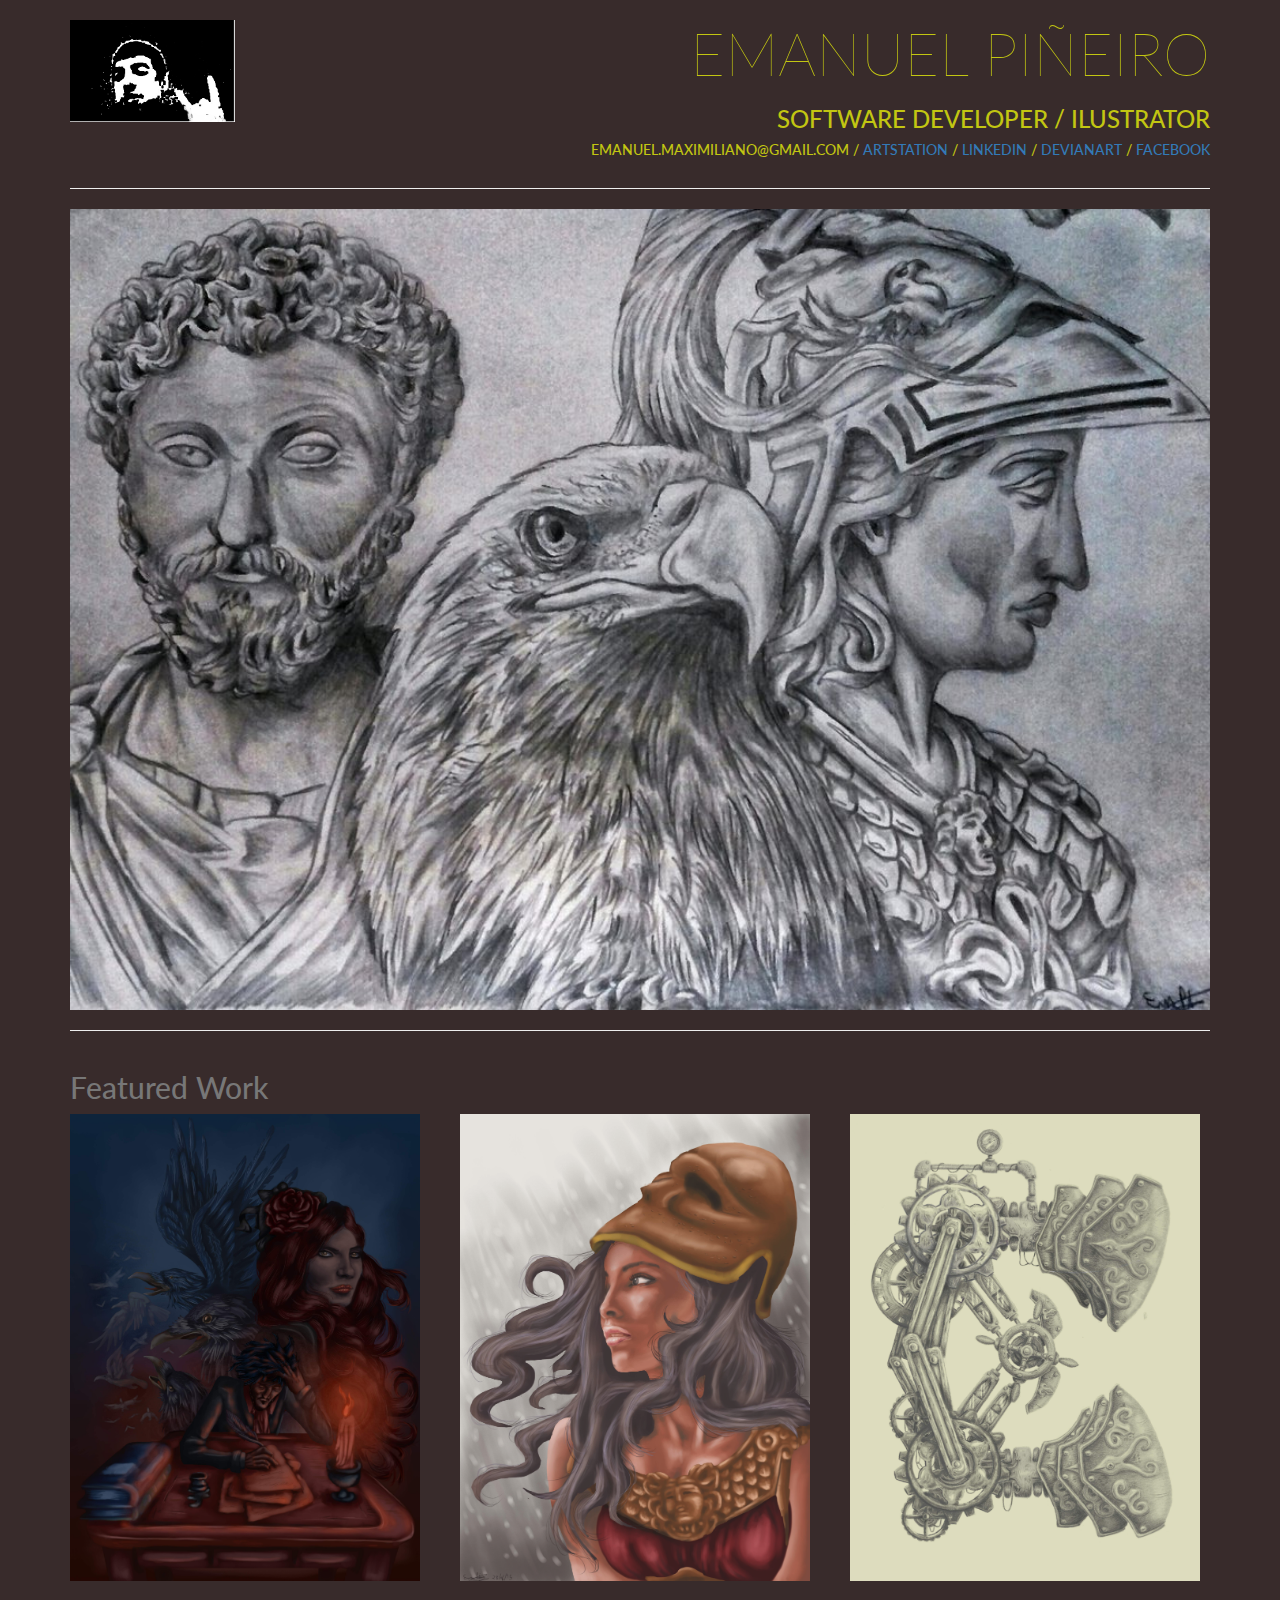
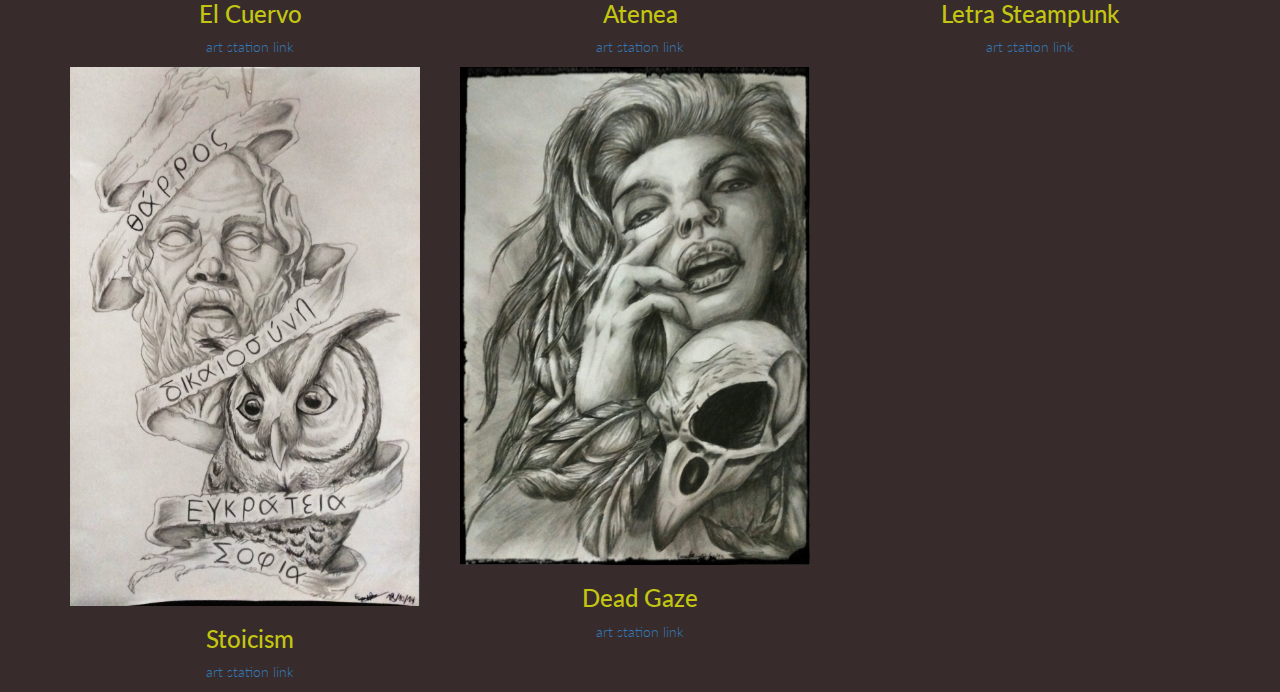
<file: index.html>
<!DOCTYPE html>
<html>
<head>
  <meta charset="utf-8">
  <title>My Portfolio</title>
  <link rel="stylesheet" type="text/css" href="https://necolas.github.io/normalize.css/3.0.2/normalize.css">
  <link href='http://fonts.googleapis.com/css?family=Lato:100,300,700' rel='stylesheet' type='text/css'>
  <link rel="stylesheet" href="css/bootstrap.min.css">
  <link rel="stylesheet" href="css/styles.css">

  <script type="text/javascript" src="js/jquery-1.11.3.js"></script>
  <script src="js/bootstrap.min.js"></script>
  <script type="text/javascript" languaje="javascript" src="data/imagenes.json"></script>
  <script type="text/javascript" src="js/portfolio.js"></script>
</head>
<body>
  <div class="container">
    <div class="row">
      <div class="col-md-2">
        <img class="img-responsive title-logo" src="imgs/logo.png" height="200" width="200">
      </div>
      <div class="col-md-10 text-right text-uppercase">
        <h1 class="text-thin title-super">Emanuel Piñeiro</h1>
        <h3>Software Developer / Ilustrator</h3>
        <h5>emanuel.maximiliano@gmail.com / <a href="https://www.artstation.com/artist/emapineiro">Artstation</a> / <a href="https://ar.linkedin.com/in/emanuelpineiro
">Linkedin</a> / <a href="http://thegreatmanu.deviantart.com/">Devianart</a> / <a href="https://www.facebook.com/emanuel.pineiro.7">Facebook</a></h5>
      </div>
    </div>
     <div class="row">
      <div class="col-md-12">
        <hr>
      </div>
    </div>
    <div class="row">
      <div class="col-md-12">
        <img class="img-responsive" src="imgs/Stoicism2.jpg" height="350" width="1140">
      </div>
    </div>
    <div class="row">
      <div class="col-md-12">
        <hr>
      </div>
    </div>
    <div class="row">
      <div class="col-md-12 text-muted">
        <h2>Featured Work</h2>
      </div>
    </div>
    <div class="row featured">
    </div>
  </div>
</body>
</html>
</file>
<file: css/styles.css>
body {
    font-family: 'Lato', sans-serif;
    font-weight: 300;
    color: #C2C612;
    background-color: #382B2B;
}

.text-mutted {
	color: #BCBBBB;
}

.text-thin {
	font-weight: 100;
}

.title-super {
	font-size: 60px;
}

.title-logo {
	margin-top: 20px;
}
</file>
